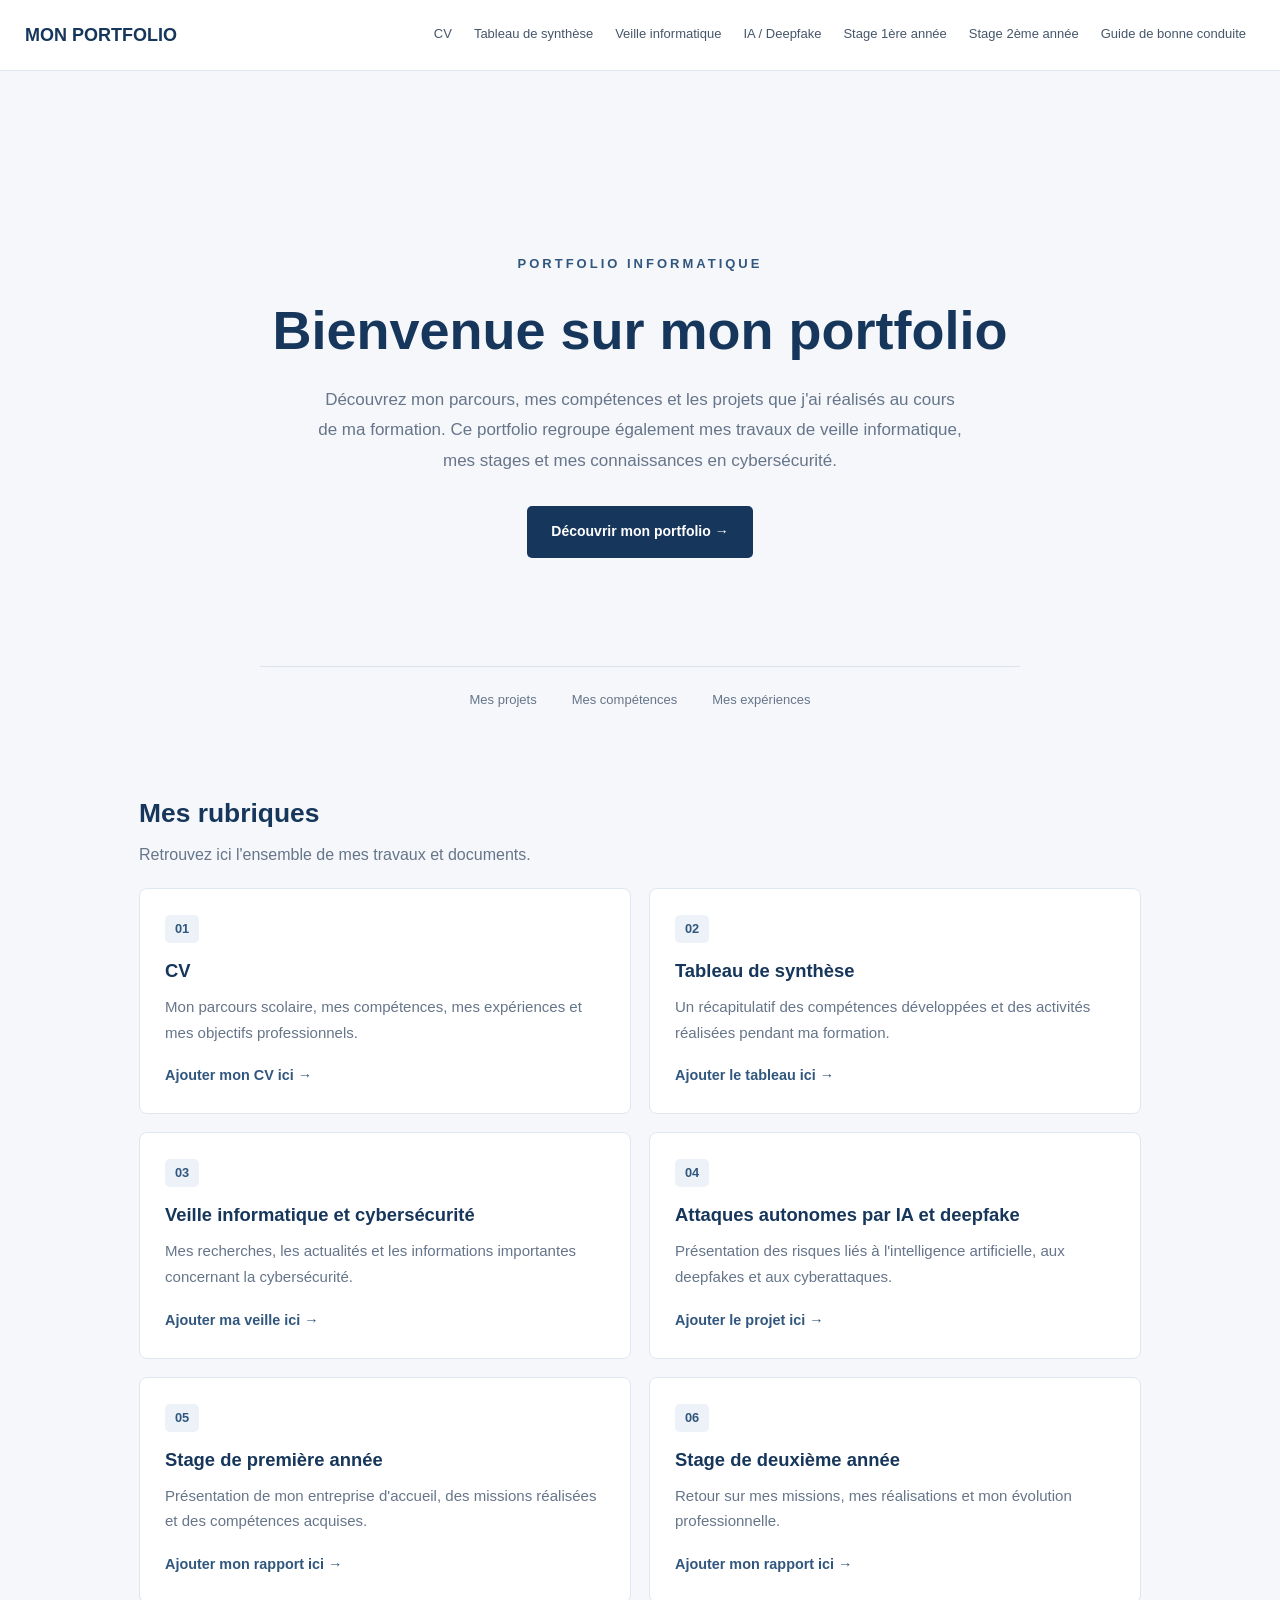
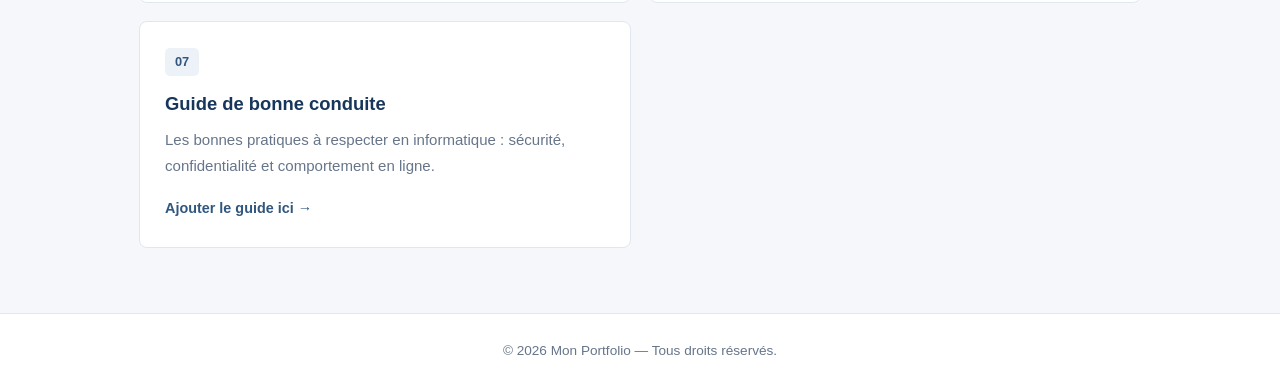
<file: index.html>
<!DOCTYPE html>
<html lang="fr">
<head>
<meta charset="UTF-8">
<meta name="viewport" content="width=device-width, initial-scale=1.0">
<meta name="description" content="Portfolio informatique : projets, compétences, stages et cybersécurité.">
<title>Mon Portfolio | Informatique</title>
<style>
*{margin:0;padding:0;box-sizing:border-box;scroll-behavior:smooth}
:root{--bleu:#17365b;--bleu-clair:#31577e;--fond:#f5f7fa;--blanc:#fff;--texte:#263445;--gris:#66758a;--bordure:#e1e7ee}
body{font-family:Arial,Helvetica,sans-serif;background:var(--fond);color:var(--texte);line-height:1.7}
a{color:inherit;text-decoration:none}
header{background:var(--blanc);border-bottom:1px solid var(--bordure);position:sticky;top:0;z-index:100}
.navigation{display:flex;align-items:center;justify-content:space-between;gap:20px;padding:0 25px;min-height:70px}
.logo{color:var(--bleu);font-size:18px;font-weight:bold;white-space:nowrap}
.liens{display:flex;align-items:center;justify-content:flex-end;gap:4px}
.liens a{color:#46566a;font-size:13px;padding:12px 9px;white-space:nowrap;border-bottom:2px solid transparent;transition:.2s}
.liens a:hover{color:var(--bleu);border-bottom-color:var(--bleu);background:var(--fond)}
.menu-mobile{display:none;background:white;border:1px solid var(--bordure);border-radius:5px;padding:8px 12px;color:var(--bleu);cursor:pointer;font-size:1rem}
.page-accueil{min-height:75vh;display:flex;flex-direction:column;justify-content:center;align-items:center;text-align:center;padding:70px 25px 35px;background:var(--fond);scroll-margin-top:85px}
.accueil-contenu{max-width:760px;margin:auto}
.sous-titre{color:var(--bleu-clair);font-size:13px;font-weight:bold;letter-spacing:3px}
.page-accueil h1{color:var(--bleu);font-size:clamp(32px,5vw,54px);line-height:1.2;margin:22px 0}
.description{max-width:650px;margin:0 auto 30px;color:var(--gris);font-size:17px;line-height:1.8}
.bouton-accueil{display:inline-block;background:var(--bleu);color:white;padding:14px 24px;border-radius:5px;font-size:14px;font-weight:bold;transition:background .2s}
.bouton-accueil:hover{background:var(--bleu-clair)}
.accueil-bas{display:flex;justify-content:center;flex-wrap:wrap;gap:35px;border-top:1px solid #dce3eb;padding-top:22px;width:100%;max-width:760px;color:var(--gris);font-size:13px}
.rubriques{max-width:1050px;margin:0 auto;padding:45px 24px}
.titre-section{margin-bottom:20px}
.titre-section h2{color:var(--bleu);font-size:1.65rem;margin-bottom:5px}
.titre-section p{color:var(--gris)}
.grille{display:grid;grid-template-columns:repeat(2,minmax(0,1fr));gap:18px}
.carte{background:var(--blanc);border:1px solid var(--bordure);border-radius:8px;padding:25px;transition:.2s;scroll-margin-top:100px}
.carte:hover{border-color:#a9bbd0;transform:translateY(-2px)}
.numero{display:inline-block;color:var(--bleu-clair);background:#edf2f8;border-radius:5px;padding:3px 10px;font-size:.8rem;font-weight:bold;margin-bottom:12px}
.carte h3{color:var(--bleu);font-size:1.15rem;margin-bottom:8px}
.carte p{color:var(--gris);font-size:.94rem;margin-bottom:16px}
.lien-carte{color:var(--bleu-clair);font-size:.9rem;font-weight:bold}
.lien-carte:hover{text-decoration:underline}
footer{text-align:center;padding:25px;margin-top:20px;background:var(--blanc);border-top:1px solid var(--bordure);color:var(--gris);font-size:.85rem}
@media(max-width:1200px){.navigation{flex-wrap:wrap;padding:15px 20px}.menu-mobile{display:block}.liens{display:none;width:100%;align-items:stretch;flex-direction:column}.liens.ouvert{display:flex}.liens a{padding:10px}}
@media(max-width:600px){.page-accueil{min-height:65vh;padding:45px 20px 25px}.description{font-size:15px}.accueil-bas{gap:15px}.rubriques{padding:30px 15px}.grille{grid-template-columns:1fr}.carte{padding:20px}}
</style>
</head>
<body>
<header>
<nav class="navigation" aria-label="Navigation principale">
<a href="#accueil" class="logo">MON PORTFOLIO</a>
<button class="menu-mobile" id="menu-mobile" aria-expanded="false" aria-controls="liens-navigation">☰ Menu</button>
<div class="liens" id="liens-navigation">
<a href="#cv">CV</a>
<a href="#tableau">Tableau de synthèse</a>
<a href="#veille">Veille informatique</a>
<a href="#ia">IA / Deepfake</a>
<a href="#stage1">Stage 1ère année</a>
<a href="#stage2">Stage 2ème année</a>
<a href="#guide">Guide de bonne conduite</a>
</div>
</nav>
</header>
<main>
<section id="accueil" class="page-accueil">
<div class="accueil-contenu">
<span class="sous-titre">PORTFOLIO INFORMATIQUE</span>
<h1>Bienvenue sur mon portfolio</h1>
<p class="description">Découvrez mon parcours, mes compétences et les projets que j'ai réalisés au cours de ma formation. Ce portfolio regroupe également mes travaux de veille informatique, mes stages et mes connaissances en cybersécurité.</p>
<a href="#cv" class="bouton-accueil">Découvrir mon portfolio →</a>
</div>
<div class="accueil-bas"><span>Mes projets</span><span>Mes compétences</span><span>Mes expériences</span></div>
</section>
<section id="rubriques" class="rubriques">
<div class="titre-section"><h2>Mes rubriques</h2><p>Retrouvez ici l'ensemble de mes travaux et documents.</p></div>
<div class="grille">
<article class="carte" id="cv"><span class="numero">01</span><h3>CV</h3><p>Mon parcours scolaire, mes compétences, mes expériences et mes objectifs professionnels.</p><a class="lien-carte" href="#cv">Ajouter mon CV ici →</a></article>
<article class="carte" id="tableau"><span class="numero">02</span><h3>Tableau de synthèse</h3><p>Un récapitulatif des compétences développées et des activités réalisées pendant ma formation.</p><a class="lien-carte" href="#tableau">Ajouter le tableau ici →</a></article>
<article class="carte" id="veille"><span class="numero">03</span><h3>Veille informatique et cybersécurité</h3><p>Mes recherches, les actualités et les informations importantes concernant la cybersécurité.</p><a class="lien-carte" href="#veille">Ajouter ma veille ici →</a></article>
<article class="carte" id="ia"><span class="numero">04</span><h3>Attaques autonomes par IA et deepfake</h3><p>Présentation des risques liés à l'intelligence artificielle, aux deepfakes et aux cyberattaques.</p><a class="lien-carte" href="#ia">Ajouter le projet ici →</a></article>
<article class="carte" id="stage1"><span class="numero">05</span><h3>Stage de première année</h3><p>Présentation de mon entreprise d'accueil, des missions réalisées et des compétences acquises.</p><a class="lien-carte" href="#stage1">Ajouter mon rapport ici →</a></article>
<article class="carte" id="stage2"><span class="numero">06</span><h3>Stage de deuxième année</h3><p>Retour sur mes missions, mes réalisations et mon évolution professionnelle.</p><a class="lien-carte" href="#stage2">Ajouter mon rapport ici →</a></article>
<article class="carte" id="guide"><span class="numero">07</span><h3>Guide de bonne conduite</h3><p>Les bonnes pratiques à respecter en informatique : sécurité, confidentialité et comportement en ligne.</p><a class="lien-carte" href="#guide">Ajouter le guide ici →</a></article>
</div>
</section>
</main>
<footer><p>© <span id="annee"></span> Mon Portfolio — Tous droits réservés.</p></footer>
<script>
const boutonMenu=document.getElementById("menu-mobile");
const navigation=document.getElementById("liens-navigation");
boutonMenu.addEventListener("click",function(){const ouvert=navigation.classList.toggle("ouvert");boutonMenu.setAttribute("aria-expanded",ouvert)});
navigation.querySelectorAll("a").forEach(function(lien){lien.addEventListener("click",function(){navigation.classList.remove("ouvert");boutonMenu.setAttribute("aria-expanded","false")})});
document.getElementById("annee").textContent=new Date().getFullYear();
</script>
</body>
</html>
</file>
